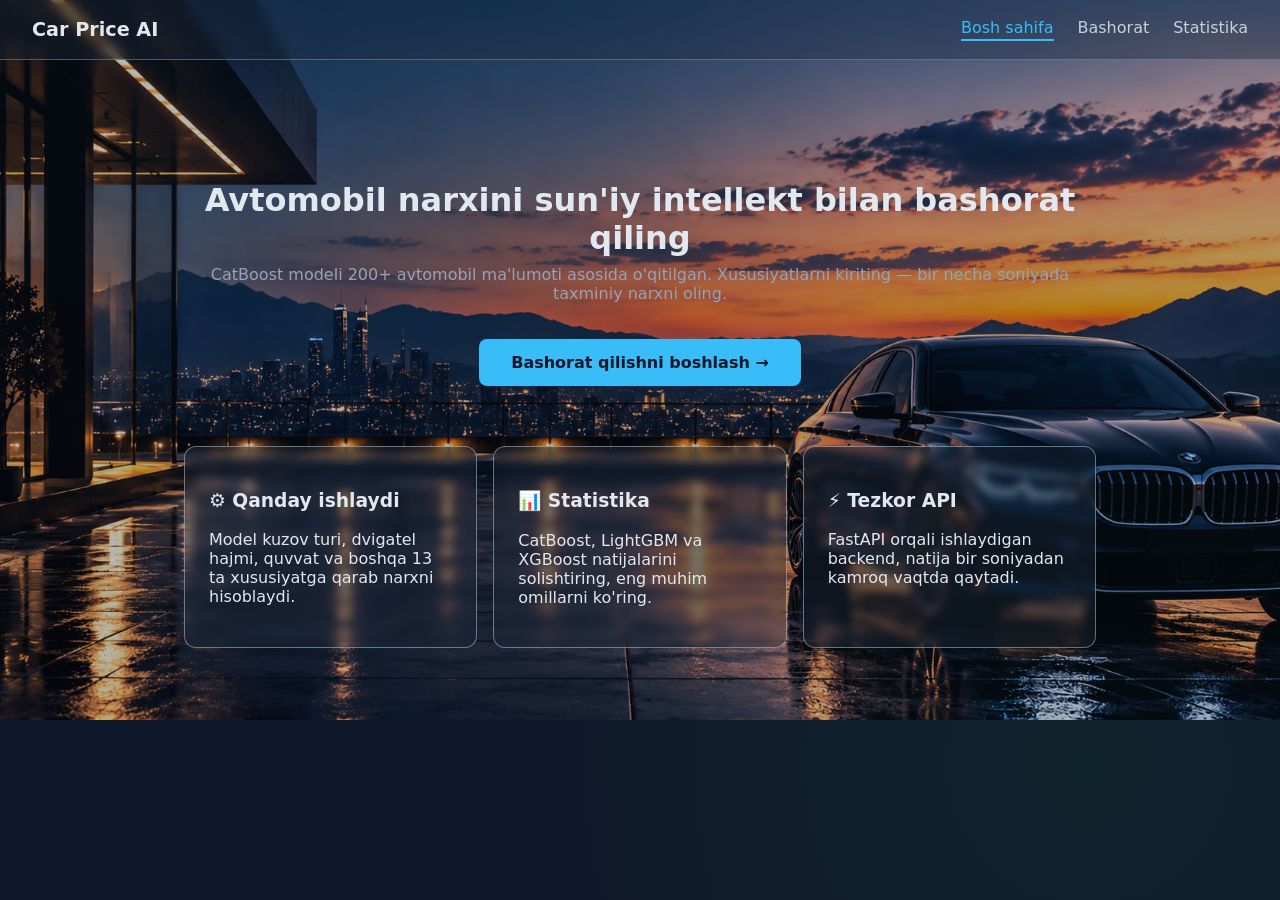
<file: index.html>
<!DOCTYPE html>
<html lang="uz">
<head>
<meta charset="UTF-8">
<meta name="viewport" content="width=device-width, initial-scale=1.0">
<title>Car Price AI</title>
<link rel="stylesheet" href="style.css">
</head>
<body>
<nav>
  <span class="logo"> Car Price AI</span>
  <a href="index.html" class="active">Bosh sahifa</a>
  <a href="predict.html">Bashorat</a>
  <a href="stats.html">Statistika</a>
</nav>
<main>
  <div class="hero">
    <h1>Avtomobil narxini sun'iy intellekt bilan bashorat qiling</h1>
    <p class="subtitle">CatBoost modeli 200+ avtomobil ma'lumoti asosida o'qitilgan. Xususiyatlarni kiriting — bir necha soniyada taxminiy narxni oling.</p>
    <a href="predict.html" class="btn">Bashorat qilishni boshlash →</a>
  </div>
  <div class="grid">
    <div class="card">
      <h3>⚙️ Qanday ishlaydi</h3>
      <p>Model kuzov turi, dvigatel hajmi, quvvat va boshqa 13 ta xususiyatga qarab narxni hisoblaydi.</p>
    </div>
    <div class="card">
      <h3>📊 Statistika</h3>
      <p>CatBoost, LightGBM va XGBoost natijalarini solishtiring, eng muhim omillarni ko'ring.</p>
    </div>
    <div class="card">
      <h3>⚡ Tezkor API</h3>
      <p>FastAPI orqali ishlaydigan backend, natija bir soniyadan kamroq vaqtda qaytadi.</p>
    </div>
  </div>
</main>
</body>
</html>
</file>
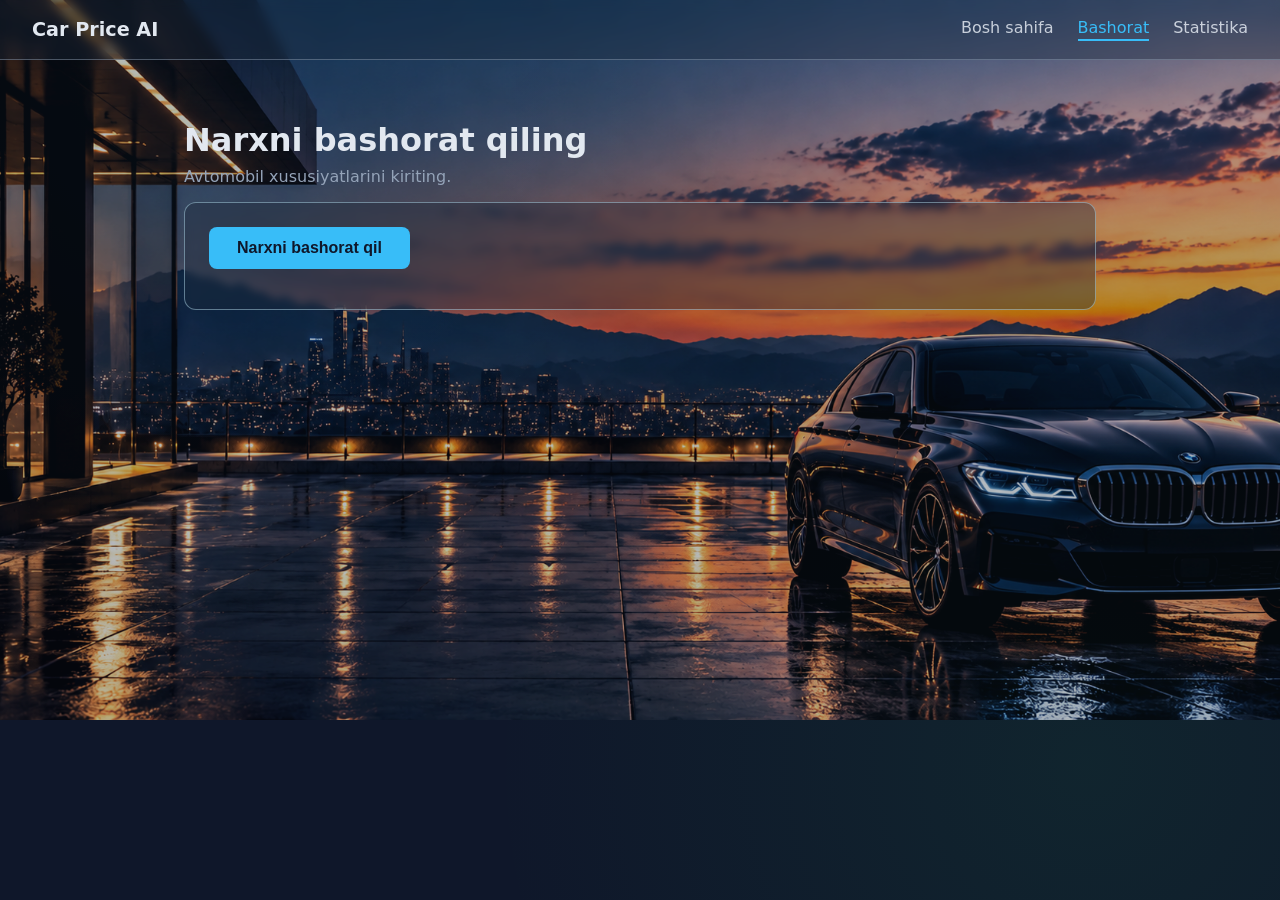
<file: predict.html>
<!DOCTYPE html>
<html lang="uz">
<head>
<meta charset="UTF-8">
<meta name="viewport" content="width=device-width, initial-scale=1.0">
<title>Bashorat qilish — Car Price AI</title>
<link rel="stylesheet" href="style.css">
</head>
<body>
<nav>
  <span class="logo"> Car Price AI</span>
  <a href="index.html">Bosh sahifa</a>
  <a href="predict.html" class="active">Bashorat</a>
  <a href="stats.html">Statistika</a>
</nav>
<main>
  <h1>Narxni bashorat qiling</h1>
  <p class="subtitle">Avtomobil xususiyatlarini kiriting.</p>

  <div class="card">
    <div id="cat-fields" class="grid"></div>
    <div id="num-fields" class="grid"></div>
    <button id="predict-btn">Narxni bashorat qil</button>
    <div id="result" class="result"></div>
  </div>
</main>
<script src="script.js"></script>
</body>
</html>
</file>
<file: style.css>
:root {
  --bg: #0f172a;
  --card: #1e293b;
  --accent: #38bdf8;
  --accent2: #22c55e;
  --text: #e2e8f0;
  --muted: #94a3b8;
  --radius: 12px;
}

* { box-sizing: border-box; }

/* --- Avtomobil mavzusidagi fon: SVG siluet + gradient, tashqi rasm shart emas --- */
body {
  margin: 0;
  font-family: "Segoe UI", system-ui, sans-serif;
  background:
    radial-gradient(circle at 15% 10%, rgba(56,189,248,0.10), transparent 40%),
    radial-gradient(circle at 85% 85%, rgba(34,197,94,0.08), transparent 45%),
    var(--bg);
  background-attachment: fixed;
  color: var(--text);
  overflow-x: hidden;
  position: relative;
}

/* Fonda katta, xira avtomobil siluetlari - dekorativ, matnga xalaqit bermaydi */
body::before {
  content: "";
  position: fixed;
  inset: 0;
  z-index: 0;
  opacity: 0.7;
  pointer-events: none;
  background-image: url("./background photo.png");
  background-repeat: no-repeat;
  background-size: 100% ;
}

@keyframes driftBg {
  from { background-position: 0 0; }
  to { background-position: -800px 400px; }
}

nav {
  position: relative;
  z-index: 2;
  display: flex;
  gap: 24px;
  padding: 18px 32px;
  background: rgba(30, 41, 59, 0.392);
  backdrop-filter: blur(6px);
  border-bottom: 1px solid rgba(148, 163, 184, 0.449);
  align-items: center;
  animation: fadeInDown 0.5s ease;
}

nav .logo { font-weight: 700; font-size: 1.2rem; margin-right: auto; }
nav a {
  position: relative;
  color: var(--text);
  text-decoration: none;
  opacity: 0.85;
  transition: opacity 0.2s, color 0.2s;
  padding-bottom: 4px;
}
nav a::after {
  content: "";
  position: absolute;
  left: 0; bottom: 0;
  width: 0%;
  height: 2px;
  background: var(--accent);
  transition: width 0.25s ease;
}
nav a:hover, nav a.active { color: var(--accent); opacity: 1; }
nav a:hover::after, nav a.active::after { width: 100%; }

main {
  position: relative;
  z-index: 1;
  max-width: 960px;
  margin: 0 auto;
  padding: 40px 24px;
}

h1 { font-size: 2rem; margin-bottom: 8px; animation: fadeInUp 0.6s ease; }
p.subtitle { color: var(--muted); margin-top: 0; animation: fadeInUp 0.7s ease; }

.card {
  background: rgba(30, 41, 59, 0.388);
  backdrop-filter: blur(4px);
  border: 1px solid rgba(148,163,184,0.08);
  border-radius: var(--radius);
  padding: 24px;
  margin-bottom: 20px;
  border: 1px solid rgba(181, 221, 239, 0.479);
  animation: fadeInUp 0.6s ease both;
  transition: transform 0.25s ease, box-shadow 0.25s ease, border-color 0.25s ease;
}
.card:hover {
  transform: translateY(-4px);
  box-shadow: 0 12px 30px rgba(0,0,0,0.35);
  border-color: rgba(177, 215, 231, 0.245);
}

.grid {
  display: grid;
  grid-template-columns: repeat(auto-fit, minmax(220px, 1fr));
  gap: 16px;
}

.field-block {
  margin-bottom: 14px;
  animation: fadeIn 0.5s ease both;
}

label { display: block; font-size: 0.85rem; color: var(--muted); margin-bottom: 4px; }
.field-desc {
  font-size: 0.78rem;
  color: #64748b;
  margin: 2px 0 6px;
  line-height: 1.3;
}

select, input {
  width: 100%;
  padding: 10px;
  border-radius: 8px;
  border: 1px solid #334155;
  background: #0f172a;
  color: var(--text);
  transition: border-color 0.2s, box-shadow 0.2s;
}
select:focus, input:focus {
  outline: none;
  border-color: var(--accent);
  box-shadow: 0 0 0 3px rgba(56,189,248,0.15);
}

button {
  background: var(--accent);
  color: #0f172a;
  border: none;
  padding: 12px 28px;
  border-radius: 8px;
  font-weight: 600;
  cursor: pointer;
  font-size: 1rem;
  transition: transform 0.15s ease, box-shadow 0.2s ease, opacity 0.2s;
}
button:hover { transform: translateY(-2px) scale(1.02); box-shadow: 0 8px 20px rgba(56,189,248,0.25); opacity: 0.95; }
button:active { transform: translateY(0) scale(0.98); }

.result {
  font-size: 1.8rem;
  font-weight: 700;
  color: var(--accent);
  margin-top: 16px;
  opacity: 0;
  transform: translateY(8px);
}
.result.show {
  animation: resultReveal 0.5s ease forwards;
}

table { width: 100%; border-collapse: collapse; }
th, td { text-align: left; padding: 10px; border-bottom: 1px solid #334155; }
tr { transition: background 0.2s; }
tbody tr:hover { background: rgba(56,189,248,0.06); }

.hero {
  text-align: center;
  padding: 60px 20px;
}
.hero a.btn {
  display: inline-block;
  margin-top: 20px;
  background: var(--accent);
  color: #0f172a;
  padding: 14px 32px;
  border-radius: 8px;
  text-decoration: none;
  font-weight: 600;
  transition: transform 0.2s ease, box-shadow 0.2s ease;
  animation: pulseGlow 2.5s ease-in-out infinite;
}
.hero a.btn:hover { transform: translateY(-3px) scale(1.04); }

.spinner {
  display: inline-block;
  width: 16px; height: 16px;
  border: 2px solid rgba(56,189,248,0.3);
  border-top-color: var(--accent);
  border-radius: 50%;
  animation: spin 0.7s linear infinite;
  margin-right: 8px;
  vertical-align: middle;
}

@keyframes fadeInUp {
  from { opacity: 0; transform: translateY(14px); }
  to { opacity: 1; transform: translateY(0); }
}
@keyframes fadeInDown {
  from { opacity: 0; transform: translateY(-10px); }
  to { opacity: 1; transform: translateY(0); }
}
@keyframes fadeIn {
  from { opacity: 0; }
  to { opacity: 1; }
}
@keyframes resultReveal {
  from { opacity: 0; transform: translateY(8px) scale(0.97); }
  to { opacity: 1; transform: translateY(0) scale(1); }
}
@keyframes pulseGlow {
  0%, 100% { box-shadow: 0 0 0 0 rgba(56,189,248,0.35); }
  50% { box-shadow: 0 0 0 10px rgba(56,189,248,0); }
}
@keyframes spin {
  to { transform: rotate(360deg); }
}

/* Kartalarga ketma-ket kirish effekti (index sahifadagi 3 karta uchun) */
.grid .card:nth-child(1) { animation-delay: 0.05s; }
.grid .card:nth-child(2) { animation-delay: 0.15s; }
.grid .card:nth-child(3) { animation-delay: 0.25s; }
</file>
